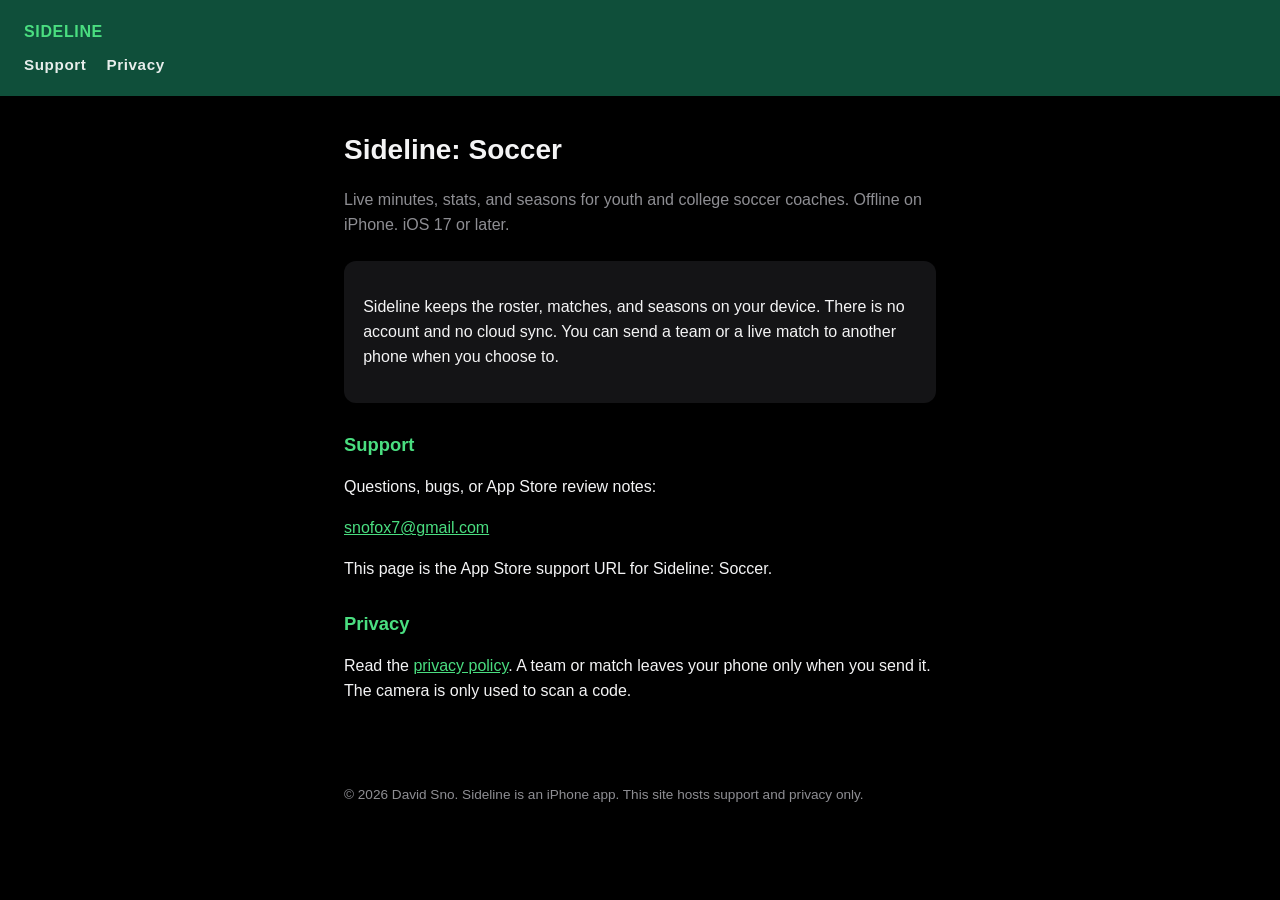
<file: index.html>
<!DOCTYPE html>
<html lang="en">
<head>
  <meta charset="utf-8">
  <meta name="viewport" content="width=device-width, initial-scale=1">
  <title>Sideline: Soccer</title>
  <link rel="stylesheet" href="style.css">
</head>
<body>
  <header>
    <a href="./" aria-current="page">SIDELINE</a>
    <nav>
      <a href="./">Support</a>
      <a href="./privacy.html">Privacy</a>
    </nav>
  </header>
  <main>
    <h1>Sideline: Soccer</h1>
    <p class="lede">Live minutes, stats, and seasons for youth and college soccer coaches. Offline on iPhone. iOS 17 or later.</p>
    <div class="card">
      <p>Sideline keeps the roster, matches, and seasons on your device. There is no account and no cloud sync. You can send a team or a live match to another phone when you choose to.</p>
    </div>
    <h2>Support</h2>
    <p>Questions, bugs, or App Store review notes:</p>
    <p><a href="mailto:snofox7@gmail.com">snofox7@gmail.com</a></p>
    <p>This page is the App Store support URL for Sideline: Soccer.</p>
    <h2>Privacy</h2>
    <p>Read the <a href="./privacy.html">privacy policy</a>. A team or match leaves your phone only when you send it. The camera is only used to scan a code.</p>
  </main>
  <footer>
    &copy; 2026 David Sno. Sideline is an iPhone app. This site hosts support and privacy only.
  </footer>
</body>
</html>
</file>
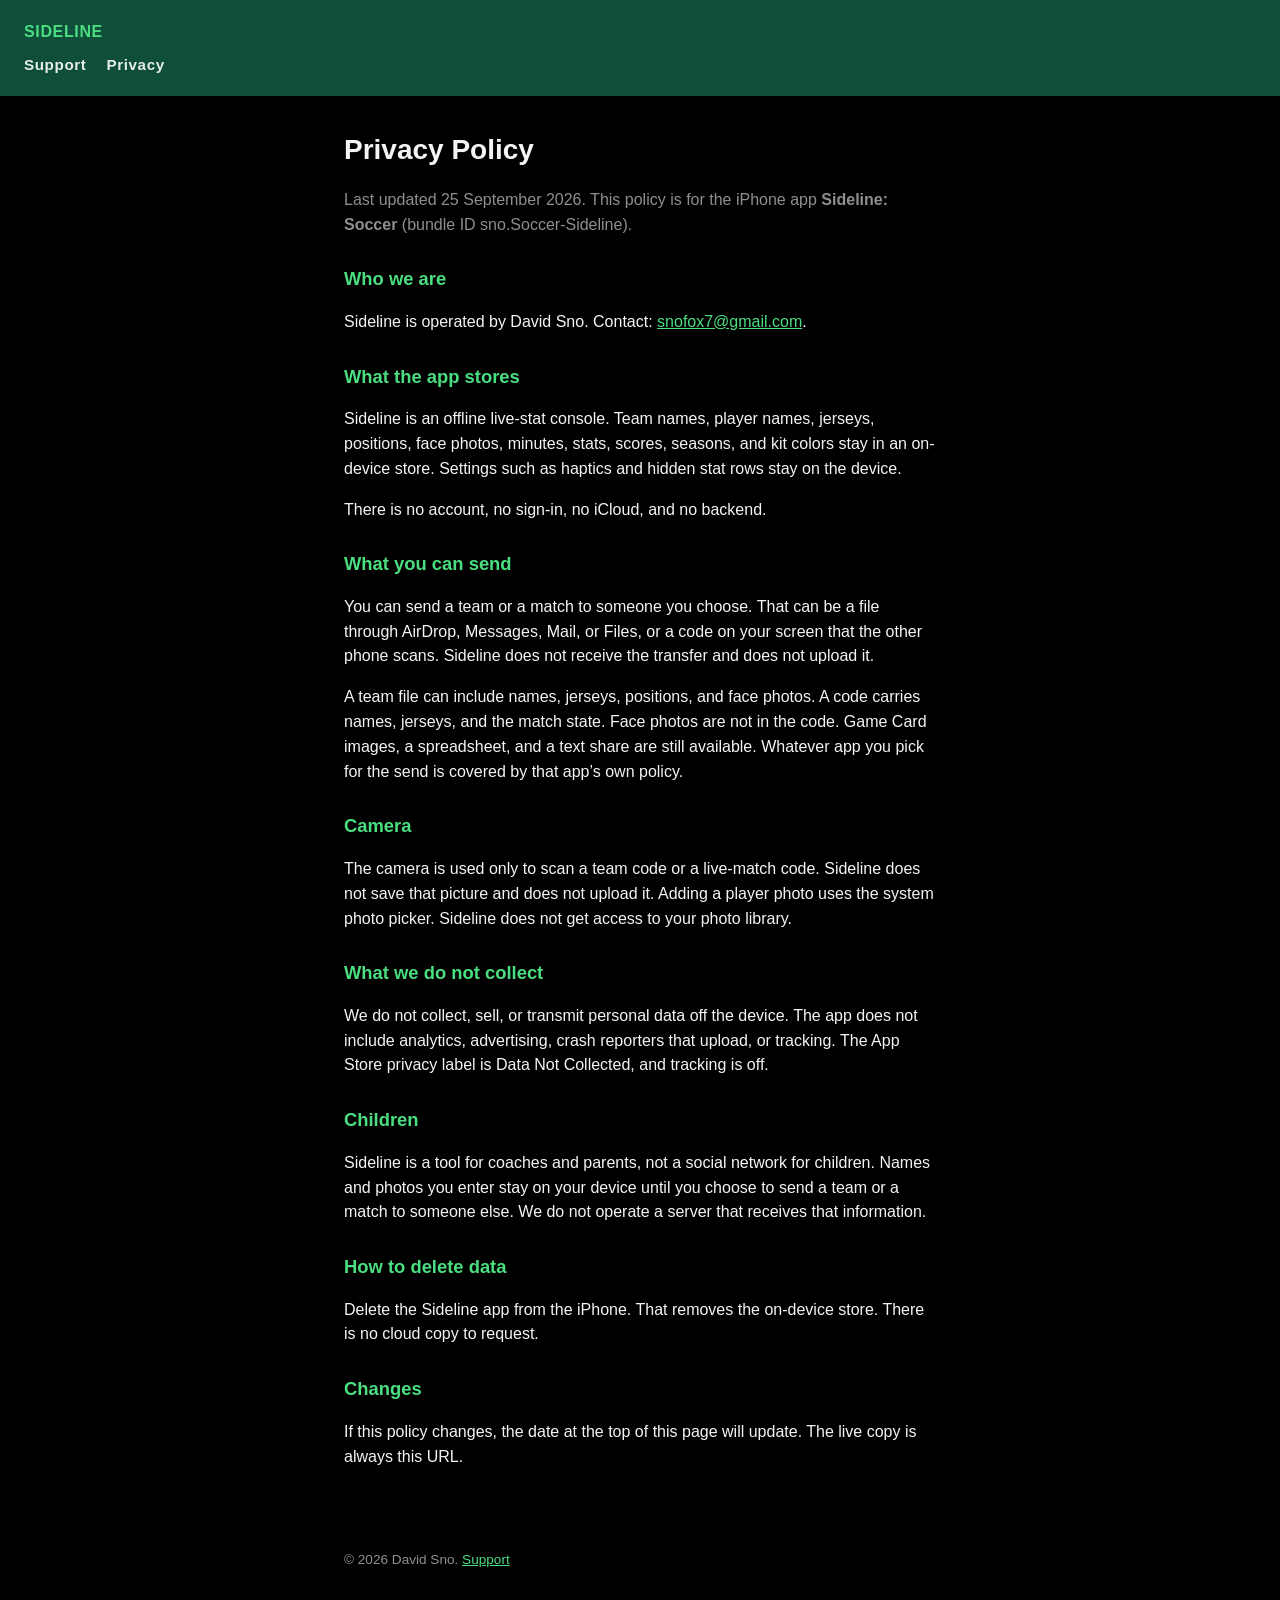
<file: privacy.html>
<!DOCTYPE html>
<html lang="en">
<head>
  <meta charset="utf-8">
  <meta name="viewport" content="width=device-width, initial-scale=1">
  <title>Privacy Policy — Sideline: Soccer</title>
  <link rel="stylesheet" href="style.css">
</head>
<body>
  <header>
    <a href="./">SIDELINE</a>
    <nav>
      <a href="./">Support</a>
      <a href="./privacy.html" aria-current="page">Privacy</a>
    </nav>
  </header>
  <main>
    <h1>Privacy Policy</h1>
    <p class="lede">Last updated 25 September 2026. This policy is for the iPhone app <strong>Sideline: Soccer</strong> (bundle ID sno.Soccer-Sideline).</p>

    <h2>Who we are</h2>
    <p>Sideline is operated by David Sno. Contact: <a href="mailto:snofox7@gmail.com">snofox7@gmail.com</a>.</p>

    <h2>What the app stores</h2>
    <p>Sideline is an offline live-stat console. Team names, player names, jerseys, positions, face photos, minutes, stats, scores, seasons, and kit colors stay in an on-device store. Settings such as haptics and hidden stat rows stay on the device.</p>
    <p>There is no account, no sign-in, no iCloud, and no backend.</p>

    <h2>What you can send</h2>
    <p>You can send a team or a match to someone you choose. That can be a file through AirDrop, Messages, Mail, or Files, or a code on your screen that the other phone scans. Sideline does not receive the transfer and does not upload it.</p>
    <p>A team file can include names, jerseys, positions, and face photos. A code carries names, jerseys, and the match state. Face photos are not in the code. Game Card images, a spreadsheet, and a text share are still available. Whatever app you pick for the send is covered by that app’s own policy.</p>

    <h2>Camera</h2>
    <p>The camera is used only to scan a team code or a live-match code. Sideline does not save that picture and does not upload it. Adding a player photo uses the system photo picker. Sideline does not get access to your photo library.</p>

    <h2>What we do not collect</h2>
    <p>We do not collect, sell, or transmit personal data off the device. The app does not include analytics, advertising, crash reporters that upload, or tracking. The App Store privacy label is Data Not Collected, and tracking is off.</p>

    <h2>Children</h2>
    <p>Sideline is a tool for coaches and parents, not a social network for children. Names and photos you enter stay on your device until you choose to send a team or a match to someone else. We do not operate a server that receives that information.</p>

    <h2>How to delete data</h2>
    <p>Delete the Sideline app from the iPhone. That removes the on-device store. There is no cloud copy to request.</p>

    <h2>Changes</h2>
    <p>If this policy changes, the date at the top of this page will update. The live copy is always this URL.</p>
  </main>
  <footer>
    &copy; 2026 David Sno. <a href="./">Support</a>
  </footer>
</body>
</html>
</file>
<file: style.css>
:root {
  --bg: #000000;
  --header: #0f4f3a;
  --accent: #4ade80;
  --text: #f4f4f5;
  --muted: #8e8e93;
  --card: #141416;
}

* { box-sizing: border-box; }
html, body { margin: 0; padding: 0; }
body {
  font-family: -apple-system, BlinkMacSystemFont, "Segoe UI", sans-serif;
  background: var(--bg);
  color: var(--text);
  line-height: 1.55;
}
header {
  background: var(--header);
  padding: 1.25rem 1.5rem;
}
header a {
  color: var(--accent);
  text-decoration: none;
  font-weight: 700;
  letter-spacing: 0.04em;
}
nav {
  display: flex;
  gap: 1.25rem;
  margin-top: 0.5rem;
  font-size: 0.95rem;
}
nav a { color: #fff; text-decoration: none; opacity: 0.9; }
nav a:hover { color: var(--accent); }
main {
  max-width: 40rem;
  margin: 0 auto;
  padding: 2rem 1.5rem 4rem;
}
h1 { font-size: 1.75rem; margin: 0 0 0.5rem; }
h2 { font-size: 1.15rem; margin: 1.75rem 0 0.5rem; color: var(--accent); }
.lede { color: var(--muted); margin-bottom: 1.5rem; }
.card {
  background: var(--card);
  border-radius: 12px;
  padding: 1.1rem 1.2rem;
  margin: 1rem 0;
}
a { color: var(--accent); }
footer {
  max-width: 40rem;
  margin: 0 auto;
  padding: 0 1.5rem 3rem;
  color: var(--muted);
  font-size: 0.85rem;
}
</file>
